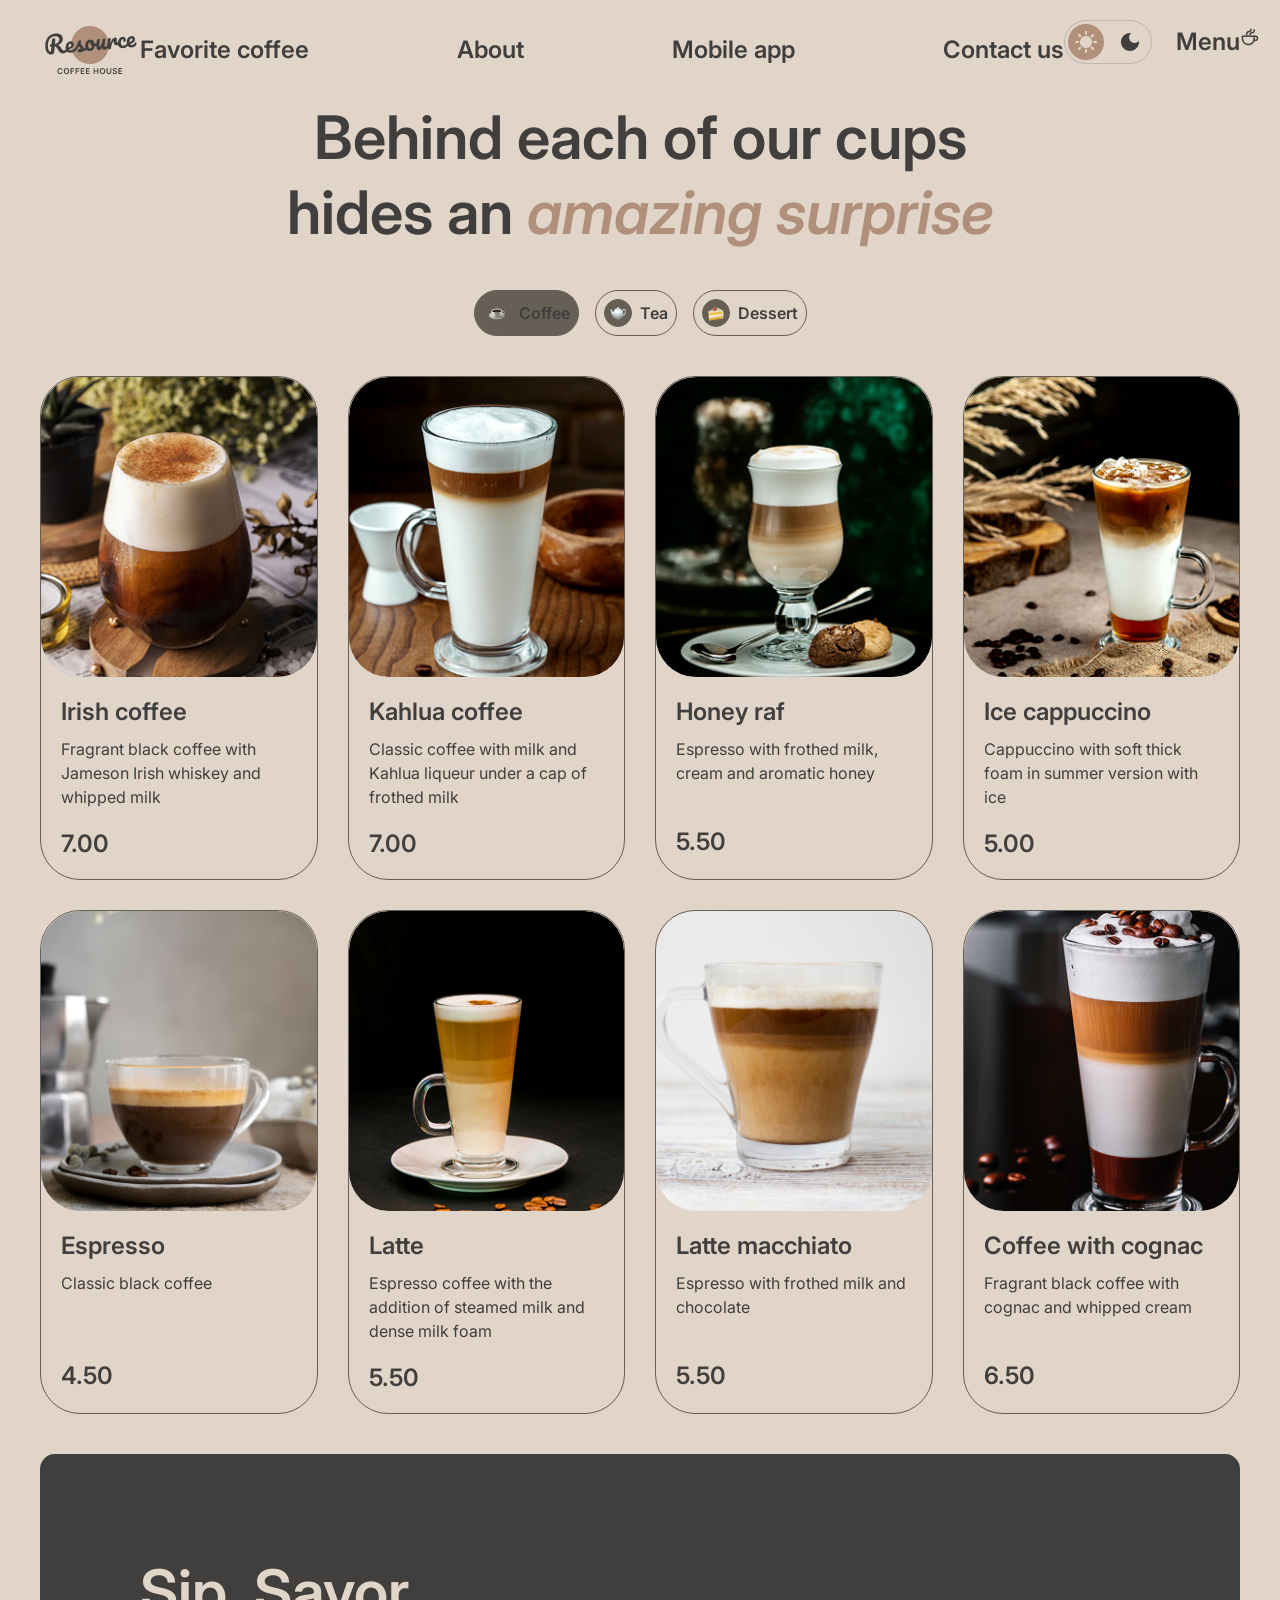
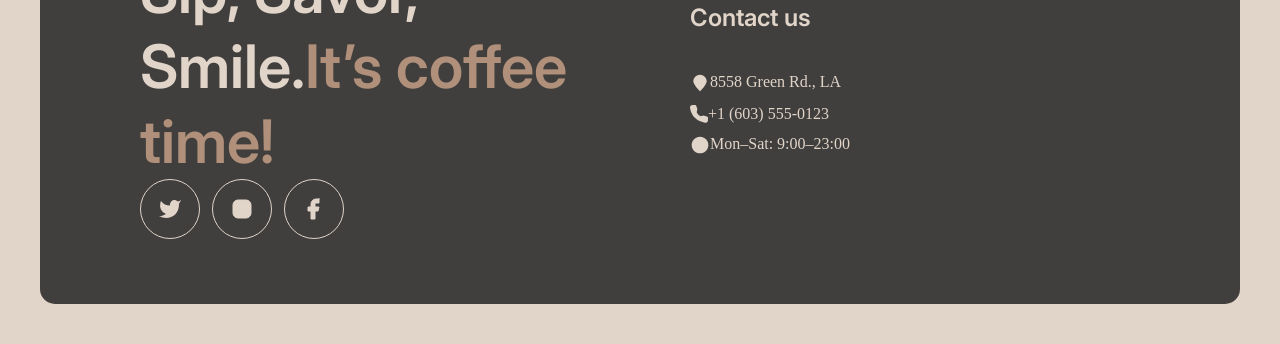
<file: page.html>
<!DOCTYPE html>
<html lang="en">
<head>
    <meta charset="UTF-8">
    <meta name="viewport" content="width=device-width, initial-scale=1.0">
    <title>Menu page</title>
    <link rel="icon" href="assets/favicon.png">
    <link rel="stylesheet" href="style.css">
    <link rel="preconnect" href="https://fonts.googleapis.com">
    <link rel="preconnect" href="https://fonts.gstatic.com" crossorigin>
    <link href="https://fonts.googleapis.com/css2?family=Inter:ital,opsz,wght@0,14..32,100..900;1,14..32,100..900&display=swap" rel="stylesheet">
</head>
<body>
        <header>
        <div class="header__container">
            <div class="header__logo-container">
                <a href="index.html">
                    <img src="assets/logo.png" alt="coffe shop logo">
                </a>
            </div>
            <nav>
                <ul>
                    <li><a href="index.html#favorite">Favorite coffee</a></li>
                    <li><a href="index.html#about">About</a></li>
                    <li><a href="index.html#mobile__app">Mobile app</a></li>
                    <li><a href="#contacts">Contact us</a></li>
                </ul>
            </nav>
            <div class="header__actions-container">
                <div class="actions__theme-container">
                    <div class="theme-light">
                        <img src="assets/Sun.png" alt="sun">
                    </div>
                     <div class="theme-dark">
                        <svg
            class="theme-icon"
            width="18"
            height="18"
            viewBox="0 0 18 18"
            fill="none"
            xmlns="http://www.w3.org/2000/svg"
            >
            <path
                d="M9 0C4.03 0 0 4.03 0 9C0 13.97 4.03 18 9 18C13.97 18 18 13.97 18 9C18 8.54 17.96 8.08 17.9 7.64C16.92 9.01 15.32 9.9 13.5 9.9C10.52 9.9 8.1 7.48 8.1 4.5C8.1 2.69 8.99 1.08 10.36 0.1C9.92 0.04 9.46 0 9 0Z"
                fill="currentColor"
            />
                        </svg>
                    </div>
                </div>
                <div class="actions__menu-container">
                    <a href="page.html">
                        <span>Menu</span>
                        <img src="./assets/coffee-cup.png" alt="coffee">
                    </a>
                </div>
                <div class="header__burger-button">
                    <div class="burger__line"></div>
                    <div class="burger__line"></div>
                </div>
            </div>
        </div>
    </header>
    <main>
        <div class="modal">
        </div>

        <div class="menu__container">
                <h1 class="menu__title">
                    Behind each of our cups
                    hides an
                    <span>amazing surprise</span>
                </h1>
                <div class="menu__categories">

                    <button class="category category--active coffee" type="button">
                        <span class="category__icon">
                            <img src="./assets/coffe.png" alt="coffe img">
                        </span>
                        <span>Coffee</span>
                    </button>

                    <button class="category tea" type="button">
                        <span class="category__icon">
                           <img src="assets/tea.png" alt="tea img">
                        </span>
                        <span>Tea</span>
                    </button>

                    <button class="category dessert" type="button">
                        <span class="category__icon">
                            <img src="assets/dessert.png" alt="dessert img">
                        </span>
                        <span>Dessert</span>
                    </button>
                </div>
            </div>
        <div class="coffee-grid">
                </div>
    </main>
        <footer id="contacts">
        <div class="footer__container">
            <div class="footer__social-container">
                <h2><span>Sip, Savor, Smile.</span>It’s coffee time!</h2>

                <div class="social">
                    <button>
                        <svg width="24" height="24" viewBox="0 0 24 24" fill="currentColor" xmlns="http://www.w3.org/2000/svg">
                        <path d="M23 3.01006C23 3.01006 20.9821 4.20217 19.86 4.54006C19.2577 3.84757 18.4573 3.35675 17.567 3.13398C16.6767 2.91122 15.7395 2.96725 14.8821 3.29451C14.0247 3.62177 13.2884 4.20446 12.773 4.96377C12.2575 5.72309 11.9877 6.62239 12 7.54006V8.54006C10.2426 8.58562 8.50127 8.19587 6.93101 7.4055C5.36074 6.61513 4.01032 5.44869 3 4.01006C3 4.01006 -1 13.0101 8 17.0101C5.94053 18.408 3.48716 19.109 1 19.0101C10 24.0101 21 19.0101 21 7.51006C20.9991 7.23151 20.9723 6.95365 20.92 6.68006C21.9406 5.67355 23 3.01006 23 3.01006Z" stroke="#currentColor" stroke-linecap="round" stroke-linejoin="round"/>
                        </svg>
                    </button>
                    <button>
                        <svg width="24" height="24" viewBox="0 0 24 24" fill="currentColor" xmlns="http://www.w3.org/2000/svg">
                            <path d="M12 16C14.2091 16 16 14.2091 16 12C16 9.79086 14.2091 8 12 8C9.79086 8 8 9.79086 8 12C8 14.2091 9.79086 16 12 16Z" stroke="#E1D4C9" stroke-linecap="round" stroke-linejoin="round"/>
                            <path d="M3 16V8C3 5.23858 5.23858 3 8 3H16C18.7614 3 21 5.23858 21 8V16C21 18.7614 18.7614 21 16 21H8C5.23858 21 3 18.7614 3 16Z" stroke="#E1D4C9"/>
                            <path d="M17.5 6.51L17.51 6.49889" stroke="#E1D4C9" stroke-linecap="round" stroke-linejoin="round"/>
                            </svg>
                    </button>
                    <button>
                        <svg width="24" height="24" viewBox="0 0 24 24" fill="currentColor" xmlns="http://www.w3.org/2000/svg">
                            <path d="M17 2H14C12.6739 2 11.4021 2.52678 10.4645 3.46447C9.52678 4.40215 9 5.67392 9 7V10H6V14H9V22H13V14H16L17 10H13V7C13 6.73478 13.1054 6.48043 13.2929 6.29289C13.4804 6.10536 13.7348 6 14 6H17V2Z" stroke="#E1D4C9" stroke-linecap="round" stroke-linejoin="round"/>
                        </svg>
                    </button>
                </div>
            </div>
            <div class="footer__contacts-container">
                <h3>Contact us</h3>

                <div class="contacts">
                    <div class="address">
                        <svg width="20" height="20" viewBox="0 0 20 20" fill="currentColor" xmlns="http://www.w3.org/2000/svg">
                                <path d="M16.6663 8.33329C16.6663 12.0152 9.99967 18.3333 9.99967 18.3333C9.99967 18.3333 3.33301 12.0152 3.33301 8.33329C3.33301 4.65139 6.31778 1.66663 9.99967 1.66663C13.6816 1.66663 16.6663 4.65139 16.6663 8.33329Z" stroke="#currentColor" stroke-width="1.5"/>
                                <path d="M10.0003 9.16667C10.4606 9.16667 10.8337 8.79357 10.8337 8.33333C10.8337 7.8731 10.4606 7.5 10.0003 7.5C9.54009 7.5 9.16699 7.8731 9.16699 8.33333C9.16699 8.79357 9.54009 9.16667 10.0003 9.16667Z" fill="#currentColor" stroke="#currentColor" stroke-width="1.5" stroke-linecap="round" stroke-linejoin="round"/>
                                </svg>
                        8558 Green Rd.,  LA</div>
                    <div class="telephone">
                        <svg width="18" height="18" viewBox="0 0 18 18" fill="currentColor" xmlns="http://www.w3.org/2000/svg">
                        <path d="M13.9734 11.335L10.5415 12C8.22345 10.8365 6.79154 9.5 5.95821 7.41667L6.59983 3.97491L5.38697 0.75L2.60446 0.75C1.47691 0.75 0.589659 1.68295 0.776079 2.79498C1.17388 5.16791 2.24731 9.12244 5.12487 12C8.14838 15.0235 12.4411 16.4151 15.0128 17.0121C16.174 17.2817 17.2082 16.3742 17.2082 15.1821L17.2082 12.5677L13.9734 11.335Z" stroke="#E1D4C9" stroke-width="1.5" stroke-linecap="round" stroke-linejoin="round"/>
                        </svg>
                        +1 (603) 555-0123</div>
                    <div class="hours">
                        <svg width="20" height="20" viewBox="0 0 20 20" fill="currentColor" xmlns="http://www.w3.org/2000/svg">
                            <g clip-path="url(#clip0_217_1736)">
                            <path d="M10 5L10 10L15 10" stroke="#currentColor" stroke-width="1.5" stroke-linecap="round" stroke-linejoin="round"/>
                            <path d="M10.0003 18.3333C14.6027 18.3333 18.3337 14.6023 18.3337 9.99996C18.3337 5.39759 14.6027 1.66663 10.0003 1.66663C5.39795 1.66663 1.66699 5.39759 1.66699 9.99996C1.66699 14.6023 5.39795 18.3333 10.0003 18.3333Z" stroke="#currentColor" stroke-width="1.5" stroke-linecap="round" stroke-linejoin="round"/>
                            </g>
                            <defs>
                            <clipPath id="clip0_217_1736">
                            <rect width="20" height="20" fill="currentColor"/>
                            </clipPath>
                            </defs>
                            </svg>
                        Mon–Sat: 9:00–23:00</div>
                </div>
            </div>
        </div>
    </footer>
    <script src="js/script.js"></script>
    <script src="js/products.js"></script>
    <script src="js/burger.js"></script>
</body>
</html>
</file>
<file: style.css>
.coffee-card__content h2, .coffee-card__price, nav, .actions__menu-container {
  color: var(--text-primary);
  font-family: "Inter", sans-serif;
  font-size: 24px;
  font-weight: 600;
  line-height: 125%;
}

.main__video-container h1 {
  color: var(--text-primary);
  font-family: "Inter", sans-serif;
  font-size: 72px;
  font-weight: 600;
  line-height: 105%;
}

.menu__container h1, .app__about h2, .grid-container h2, .main__coffe-container h2, .footer__social-container h2 {
  color: var(--text-primary);
  font-family: "Inter", sans-serif;
  font-size: 60px;
  font-weight: 600;
  line-height: 125%;
}

.modal__content-container .modal__description-container .description__title h3, .description__total, .coffe__carousel-container .coffe-container h3, .coffe__carousel-container .coffe-container span, .footer__contacts-container h3 {
  color: var(--text-primary);
  font-family: "Inter", sans-serif;
  font-size: 24px;
  font-weight: 600;
  line-height: 125%;
}

.modal__content-container .modal__description-container .description__title p, .description__final, .coffee-card__content p, .app__about p, .coffe__carousel-container .coffe-container p, .main__video-container p {
  font-family: "Inter", sans-serif;
  font-size: 16px;
  font-weight: 400;
  line-height: 150%;
}

.description__close button, .menu__container .category, .app__button-container button span, .app__button-container button, .main__video-container a {
  font-family: "Inter", sans-serif;
  color: var(--text-primary);
  font-size: 16px;
  font-weight: 600;
  line-height: 150%;
}

:root {
  --background-page: #E1D4C9;
  --background-container: #665F55;
  --inverse: #E1D4C9;
  --accent: #B0907A;
  --border-accent: #C1B6AD;
  --border-primary: #665F55;
  --text-primary: #403F3D;
  --dark-background-page: #292826;
  --dark-background-container: #403F3D;
  --dark-inverse: #E1D4C9;
  --dark-accent: #B0907A;
  --dark-border-accent: #665F55;
  --dark-border-primary: #C1B6AD;
  --dark-text-primary: #E1D4C9;
}

[data-theme=dark] {
  --background-page: var(--dark-background-page);
  --background-container: var(--dark-background-container);
  --inverse: var(--inverse);
  --accent: var(--dark-accent);
  --border-accent: var(--dark-border-accent);
  --border-primary: var(--dark-border-primary);
  --text-primary: var(--dark-text-primary);
}

.app__button-container button, .main__video-container a {
  display: flex;
  justify-content: center;
  align-items: center;
  background-color: var(--background-page);
  height: 64px;
  width: 200px;
  border-radius: 25px;
  padding: 0 20px;
}

main {
  margin: 0 40px;
}

.main__video-container {
  position: relative;
  max-height: 644px;
}
.main__video-container video {
  position: relative;
  width: 100%;
  height: 100%;
  border-radius: 25px;
  z-index: 1;
  object-fit: cover;
  max-height: 644px;
}
.main__video-container .video__text-container {
  position: absolute;
  z-index: 2;
  left: 100px;
  top: 100px;
  width: 530px;
  height: 444px;
  display: flex;
  gap: 40px;
  flex-direction: column;
}
.main__video-container h1 {
  color: var(--text-primary);
}
.main__video-container h1 span {
  color: var(--accent);
}
.main__video-container p {
  color: var(--text-primary);
}
.main__video-container a {
  display: flex;
  gap: 8px;
  align-items: center;
  position: relative;
}
.main__video-container a img {
  position: absolute;
  right: 55px;
  opacity: 0;
  transform: scaleX(0);
  transform-origin: left;
  transition: transform 0.3s ease, opacity 0.3s ease;
}
.main__video-container a:hover img {
  opacity: 1;
  transform: scaleX(1);
}

@media (max-width: 768px) {
  main {
    margin: 0 15px;
  }
  .main__video-container {
    max-height: none;
  }
  .main__video-container video {
    height: 600px;
    max-height: 600px;
    object-fit: cover;
    border-radius: 15px;
  }
  .main__video-container .video__text-container {
    left: 60px;
    top: 60px;
    width: calc(100% - 120px);
    height: auto;
    gap: 30px;
  }
  .main__video-container h1 {
    font-size: 42px;
    line-height: 110%;
  }
  .main__video-container p {
    font-size: 14px;
    line-height: 150%;
  }
  .main__video-container a {
    width: 200px;
  }
}
@media (max-width: 380px) {
  main {
    margin: 0 8px;
  }
  .main__video-container video {
    height: 240px;
    max-height: 240px;
    border-radius: 15px;
  }
  .main__video-container .video__text-container {
    left: 20px;
    top: 20px;
    width: calc(100% - 40px);
    gap: 16px;
  }
  .main__video-container h1 {
    font-size: 24px;
    line-height: 125%;
  }
  .main__video-container p {
    font-size: 10px;
    line-height: 150%;
  }
  .main__video-container a {
    width: 140px;
    height: 44px;
    padding: 10px 16px;
  }
  .main__video-container a img {
    right: 35px;
    width: 16px;
    height: 16px;
  }
}
.footer__container {
  max-height: 450px;
  background-color: var(--dark-background-container);
  margin: 0 40px;
  margin-bottom: 40px;
  border-radius: 15px;
  display: flex;
  justify-content: center;
  padding: 100px;
  gap: 100px;
}

.footer__social-container {
  width: 100%;
  max-width: 530px;
}
.footer__social-container h2 {
  color: var(--accent);
}
.footer__social-container h2 span {
  color: var(--inverse);
}
.footer__social-container .social {
  display: flex;
  gap: 12px;
}
.footer__social-container button {
  width: 60px;
  height: 60px;
  border: 1px solid var(--inverse);
  border-radius: 30px;
  color: var(--inverse);
  display: flex;
  justify-content: center;
  align-items: center;
}
.footer__social-container button:hover {
  color: var(--text-primary);
  background-color: var(--background-page);
}

.footer__contacts-container {
  width: 100%;
  display: flex;
  gap: 40px;
  flex-direction: column;
  justify-content: flex-start;
  color: var(--inverse);
  justify-content: center;
}
.footer__contacts-container h3 {
  color: var(--inverse);
}
.footer__contacts-container .contacts {
  display: flex;
  flex-direction: column;
  gap: 12px;
}
.footer__contacts-container .contacts div {
  display: flex;
}

@media (max-width: 768px) {
  .footer__container {
    margin: 0 15px 15px;
    padding: 40px 20px;
    max-height: none;
    flex-direction: column;
    gap: 50px;
    border-radius: 15px;
  }
  .footer__social-container {
    max-width: none;
  }
  .footer__social-container h2 {
    font-size: 32px;
    line-height: 125%;
  }
  .footer__social-container button {
    width: 40px;
    height: 40px;
  }
  .footer__contacts-container {
    gap: 20px;
  }
  .footer__contacts-container h3 {
    font-size: 16px;
  }
  .footer__contacts-container .contacts {
    gap: 10px;
  }
  .footer__contacts-container .contacts div {
    font-size: 12px;
  }
}
@media (max-width: 380px) {
  .footer__container {
    margin: 0 8px 20px;
    padding: 35px 30px;
    gap: 45px;
    border-radius: 15px;
  }
  .footer__social-container h2 {
    font-size: 24px;
    line-height: 125%;
  }
  .footer__social-container .social {
    gap: 8px;
    margin-top: 20px;
  }
  .footer__social-container button {
    width: 36px;
    height: 36px;
  }
  .footer__contacts-container {
    gap: 20px;
  }
  .footer__contacts-container h3 {
    font-size: 14px;
  }
  .footer__contacts-container .contacts {
    gap: 10px;
  }
  .footer__contacts-container .contacts div {
    font-size: 10px;
  }
}
body {
  background-color: var(--background-page);
}

body.active {
  overflow: hidden;
}

.main__coffe-container {
  width: 100%;
  min-height: 800px;
  margin-top: 100px;
  display: flex;
  flex-direction: column;
}
.main__coffe-container h2 {
  text-align: center;
  margin-bottom: 40px;
}
.main__coffe-container h2 span {
  color: var(--accent);
  font-style: italic;
}
.main__coffe-container .carousel__slider-container {
  display: flex;
  justify-content: center;
  gap: 5px;
}
.main__coffe-container .slider-dot {
  width: 40px;
  height: 4px;
  padding: 0;
  border: none;
  border-radius: 10px;
  background-color: #665F55;
}
.main__coffe-container .slider-dot.active {
  background-color: var(--text-primary);
}

.coffe__carousel-container {
  display: flex;
  justify-content: space-between;
  align-items: center;
  flex-grow: 1;
}
.coffe__carousel-container .arrow {
  display: flex;
  flex-grow: 0;
  align-items: center;
  justify-content: center;
  border: 2px solid;
  border-radius: 35px;
  border-color: var(--text-primary);
  color: var(--text-primary);
  height: 60px;
  width: 60px;
}
.coffe__carousel-container .arrow:hover {
  background-color: #665F55;
  color: var(--inverse);
  border-color: var(--inverse);
}
.coffe__carousel-container .carousel__container {
  overflow: hidden;
}
.coffe__carousel-container .carousel {
  flex-grow: 1;
  display: flex;
  justify-content: center;
  align-items: center;
  max-width: 480px;
  transition: 0.3s ease;
}
.coffe__carousel-container .coffe-container {
  display: flex;
  justify-content: center;
  align-items: center;
  flex-direction: column;
  min-width: 480px;
}
.coffe__carousel-container .coffe-container .coffe__description {
  display: flex;
  flex-direction: column;
  align-items: center;
  justify-content: center;
  text-align: center;
  gap: 16px;
}
.coffe__carousel-container .coffe-container p {
  color: var(--text-primary);
}
@media (max-width: 768px) {
  .main__coffe-container {
    min-height: auto;
    margin-top: 60px;
  }
  .main__coffe-container h2 {
    font-size: 32px;
    line-height: 125%;
    margin-bottom: 30px;
  }
  .coffe__carousel-container {
    width: 100%;
    gap: 15px;
  }
  .coffe__carousel-container .arrow {
    flex-shrink: 0;
    width: 40px;
    height: 40px;
  }
  .coffe__carousel-container .carousel {
    flex: 1;
    min-width: 0;
  }
  .coffe__carousel-container .coffe-container {
    width: 100%;
    max-width: 300px;
  }
  .coffe__carousel-container .coffe-container img {
    width: 100%;
    max-width: 250px;
    height: auto;
  }
  .coffe__carousel-container .coffe-container .coffe__description {
    gap: 10px;
  }
  .coffe__carousel-container .coffe-container h3 {
    font-size: 16px;
    line-height: 125%;
  }
  .coffe__carousel-container .coffe-container p {
    font-size: 12px;
    line-height: 150%;
  }
  .coffe__carousel-container .coffe-container span {
    font-size: 16px;
  }
  .coffe__carousel-container .coffe-container .slider-dot {
    width: 40px;
    height: 4px;
  }
}
@media (max-width: 380px) {
  .main__coffe-container {
    margin-top: 40px;
  }
  .main__coffe-container h2 {
    font-size: 24px;
    line-height: 125%;
    margin-bottom: 20px;
  }
  .coffe__carousel-container {
    gap: 8px;
  }
  .coffe__carousel-container .arrow {
    width: 32px;
    height: 32px;
    border-width: 1px;
  }
  .coffe__carousel-container .arrow svg {
    width: 10px;
    height: 10px;
  }
  .coffe__carousel-container .carousel {
    min-width: 0;
  }
  .coffe__carousel-container .coffe-container {
    max-width: 220px;
  }
  .coffe__carousel-container .coffe-container img {
    width: 180px;
    height: auto;
  }
  .coffe__carousel-container .coffe-container .coffe__description {
    gap: 8px;
  }
  .coffe__carousel-container .coffe-container h3 {
    font-size: 12px;
    line-height: 125%;
  }
  .coffe__carousel-container .coffe-container p {
    font-size: 8px;
    line-height: 140%;
  }
  .coffe__carousel-container .coffe-container span {
    font-size: 14px;
  }
  .coffe__carousel-container .coffe-container .slider-dot {
    width: 20px;
    height: 2px;
  }
}
.main__grid {
  width: 100%;
  margin-bottom: 100px;
}

.grid-container {
  display: flex;
  flex-direction: column;
  gap: 40px;
  text-align: justify;
}
.grid-container h2 span {
  font-style: italic;
  color: var(--accent);
}

.grid {
  display: grid;
  grid-template-columns: 1fr 1fr;
  gap: 40px;
}
.grid__column {
  display: flex;
  flex-direction: column;
  gap: 40px;
}
.grid img {
  width: 100%;
  height: 100%;
  object-fit: cover;
  border-radius: 25px;
  transition: transform 0.3s ease;
}
.grid img:hover {
  transform: scale(0.9);
}
.grid__column:first-child img:first-child, .grid__column:last-child img:last-child {
  height: 500px;
}
.grid__column:first-child img:last-child, .grid__column:last-child img:first-child {
  height: 300px;
}

@media (max-width: 768px) {
  .main__grid {
    margin-bottom: 60px;
  }
  .grid-container {
    gap: 30px;
  }
  .grid-container h2 {
    font-size: 32px;
    line-height: 125%;
  }
  .grid {
    grid-template-columns: 1fr;
    gap: 15px;
  }
  .grid__column {
    display: contents;
  }
  .grid img {
    width: 100%;
    height: auto;
    border-radius: 15px;
  }
  .grid__column:first-child img:last-child, .grid__column:last-child img:first-child {
    display: none;
  }
  .grid__column:first-child img:first-child, .grid__column:last-child img:last-child {
    display: block;
    height: auto;
    aspect-ratio: 1/1;
    object-fit: cover;
  }
}
@media (max-width: 380px) {
  .main__grid {
    margin-bottom: 60px;
  }
  .grid-container {
    gap: 20px;
    text-align: left;
  }
  .grid-container h2 {
    font-size: 24px;
    line-height: 125%;
  }
  .grid {
    gap: 15px;
  }
  .grid img {
    border-radius: 12px;
  }
  .grid__column:first-child img:first-child, .grid__column:last-child img:last-child {
    height: auto;
    aspect-ratio: 1/1;
  }
}
.main__app {
  width: 100%;
  height: 100vh;
  margin-bottom: 100px;
}

.app__container {
  height: 100%;
  width: 100%;
  display: flex;
  gap: 100px;
  justify-content: center;
  align-items: center;
}

.app__image-container {
  display: flex;
  justify-content: center;
  align-items: center;
}

.app__about {
  height: 100%;
  display: flex;
  gap: 40px;
  flex-direction: column;
  justify-content: center;
}
.app__about h2 span {
  font-style: italic;
  color: var(--accent);
}
.app__about p {
  color: var(--text-primary);
}

.app__button-container {
  display: flex;
  gap: 20px;
}
.app__button-container button {
  border: 1px solid;
  border-radius: 30px;
  border-color: var(--text-primary);
}
.app__button-container button:hover {
  background-color: var(--text-primary);
  color: var(--inverse);
}
.app__button-container button:hover span {
  color: var(--inverse);
}
.app__button-container button:hover svg {
  color: var(--inverse);
}

@media (max-width: 768px) {
  .main__app {
    height: auto;
    margin-bottom: 60px;
  }
  .app__container {
    height: auto;
    flex-direction: column;
    gap: 40px;
  }
  .app__about {
    width: 100%;
    height: auto;
    gap: 20px;
  }
  .app__about h2 {
    font-size: 32px;
    line-height: 125%;
  }
  .app__about p {
    font-size: 12px;
    line-height: 150%;
  }
  .app__button-container {
    gap: 10px;
  }
  .app__button-container button {
    width: auto;
    height: 50px;
    padding: 8px 16px;
  }
  .app__image-container {
    width: 100%;
  }
  .app__image-container img {
    width: 100%;
    max-width: 400px;
    height: auto;
  }
}
@media (max-width: 380px) {
  .main__app {
    margin-bottom: 50px;
  }
  .app__container {
    gap: 30px;
  }
  .app__about {
    gap: 16px;
  }
  .app__about h2 {
    font-size: 24px;
    line-height: 125%;
  }
  .app__about p {
    font-size: 10px;
    line-height: 150%;
  }
  .app__button-container {
    flex-wrap: wrap;
    gap: 8px;
  }
  .app__button-container button {
    height: 44px;
    padding: 6px 12px;
    border-radius: 22px;
  }
  .app__button-container button svg {
    width: 24px;
    height: 24px;
  }
  .app__button-container button span {
    font-size: 8px;
  }
  .app__image-container img {
    width: 80%;
    max-width: 280px;
  }
}
header {
  width: 100%;
  max-height: 60px;
  margin: 20px 0;
}

.header__container {
  display: flex;
  width: 100%;
  justify-content: space-between;
  padding: 0 40px;
  max-height: 60px;
}

.header__logo-container {
  display: flex;
  align-items: center;
  width: 100px;
  min-width: 100px;
  height: 60px;
  flex-shrink: 0;
}
.header__logo-container img {
  display: block;
  width: 100px;
  min-width: 100px;
  height: 60px;
  max-width: none;
  object-fit: contain;
}

nav {
  display: flex;
  align-items: center;
  width: 100%;
  justify-content: space-between;
}
nav ul {
  display: flex;
  width: 100%;
  justify-content: space-between;
  align-items: center;
}
nav ul li {
  text-align: center;
}
nav ul a {
  position: relative;
  text-decoration: none;
}
nav ul a::after {
  content: "";
  position: absolute;
  left: 0;
  bottom: -4px;
  width: 100%;
  height: 2px;
  background-color: currentColor;
  transform: scaleX(0);
  transform-origin: left;
  transition: transform 0.3s ease;
}
nav ul a:hover::after {
  transform: scaleX(1);
}
nav .burger__menu-button {
  display: none;
}

.header__burger-button {
  display: none;
}

.header__actions-container {
  display: flex;
  height: 44px;
  gap: 24px;
}
.header__actions-container .actions__theme-container {
  display: flex;
  align-items: center;
  border: 1px solid;
  border-color: #C1B6AD;
  border-radius: 25px;
  gap: 8px;
  padding: 3px;
}
.header__actions-container .actions__theme-container div {
  display: flex;
  align-items: center;
  justify-content: center;
  border-radius: 25px;
  width: 36px;
  height: 36px;
}
.header__actions-container .actions__theme-container .theme-light {
  background-color: var(--accent);
}
.header__actions-container .actions__theme-container .theme-dark {
  color: var(--text-primary);
}
.header__actions-container a {
  display: flex;
}

.actions__menu-container {
  display: flex;
  align-items: center;
  justify-content: center;
  gap: 8px;
}
.actions__menu-container img {
  width: 20px;
  height: 20px;
}

@media (max-width: 768px) {
  .header__container {
    padding: 0px;
  }
  .header__container.active {
    position: absolute;
    left: 0;
    top: 20px;
    width: 100%;
    min-height: 100vh;
    z-index: 99;
    background-color: var(--background-page);
  }
  .header__container.active nav {
    display: flex;
    opacity: 1;
    visibility: visible;
    transform: translateY(0);
    flex: 1;
  }
  .header__container.active nav ul {
    display: flex;
    flex-direction: column;
    width: 100%;
    height: 100%;
    justify-content: center;
    gap: 60px;
  }
  .header__container.active nav ul .burger__menu-button {
    display: flex;
    align-items: center;
    justify-content: center;
    gap: 8px;
  }
  .header__container.active nav ul .burger__menu-button img {
    width: 20px;
    height: 20px;
  }
  .header__container.active .header__logo-container {
    align-items: start;
  }
  nav {
    display: flex;
    opacity: 0;
    visibility: hidden;
    transform: translateY(-20px);
    transition: opacity 0.3s ease, transform 0.3s ease, visibility 0.3s ease;
  }
  nav ul {
    gap: 0;
  }
  .header__logo-container img {
    width: 100px;
    height: 60px;
  }
  .header__actions-container {
    gap: 15px;
  }
  .actions__menu-container {
    display: none;
  }
  .header__burger-button {
    display: block;
    position: relative;
    border: 1px solid #665F55;
    width: 44px;
    height: 44px;
    border-radius: 30px;
  }
  .header__burger-button .burger__line:nth-child(1) {
    position: absolute;
    width: 30px;
    height: 2px;
    left: 7px;
    top: 16px;
    background-color: #665F55;
    transition: transform 0.3s ease, top 0.3s ease;
  }
  .header__burger-button .burger__line:nth-child(2) {
    position: absolute;
    width: 30px;
    height: 2px;
    left: 7px;
    top: 24px;
    background-color: #665F55;
    transition: transform 0.3s ease, top 0.3s ease;
  }
  .header__burger-button:hover {
    background-color: #C1B6AD;
    cursor: pointer;
  }
  .header__burger-button.active .burger__line:nth-child(1) {
    transform: rotate(45deg);
    top: 20px;
  }
  .header__burger-button.active .burger__line:nth-child(2) {
    transform: rotate(-45deg);
    top: 20px;
  }
}
@media (max-width: 380px) {
  header {
    margin: 10px 0;
    max-height: 50px;
  }
  .header__container {
    padding: 0 8px;
    max-height: 50px;
  }
  /*   .header__logo-container {
         img {
             width: 70px;
             height: auto;
         }
     } */
  .header__actions-container {
    height: 40px;
    gap: 8px;
  }
  .header__actions-container .actions__theme-container {
    height: 40px;
    padding: 2px;
    gap: 4px;
  }
  .header__actions-container .actions__theme-container div {
    width: 32px;
    height: 32px;
  }
  .actions__menu-container {
    width: 40px;
    height: 40px;
  }
  .actions__menu-container img {
    width: 18px;
    height: 18px;
  }
}
*,
*::before,
*::after {
  box-sizing: border-box;
}

html {
  scroll-behavior: smooth;
}

body {
  margin: 0;
  min-width: 320px;
}

h1,
h2,
h3,
h4,
h5,
h6,
p {
  margin: 0;
}

ul,
ol {
  margin: 0;
  padding: 0;
  list-style: none;
}

a {
  color: inherit;
  text-decoration: none;
}

button,
input,
textarea,
select {
  font: inherit;
}

button {
  padding: 0;
  border: 0;
  background: none;
  cursor: pointer;
}

img,
svg {
  display: block;
  max-width: 100%;
}

img {
  height: auto;
}

textarea {
  resize: vertical;
}

table {
  border-collapse: collapse;
  border-spacing: 0;
}

.menu__container {
  display: flex;
  justify-content: center;
  align-items: center;
  gap: 40px;
  flex-direction: column;
}
.menu__container h1 {
  text-align: center;
  max-width: 800px;
}
.menu__container h1 span {
  color: var(--accent);
  font-style: italic;
}
.menu__container .menu__categories {
  display: flex;
  gap: 16px;
}
.menu__container .category {
  display: flex;
  gap: 8px;
  align-items: center;
  justify-content: center;
  padding: 8px;
  border: 1px solid;
  border-color: #665F55;
  border-radius: 25px;
}
.menu__container .category .category__icon {
  border: 1px solid;
  border-color: #665F55;
  background-color: #665F55;
  border-radius: 25px;
  padding: 5px;
}
.menu__container .category--active {
  border-color: #665F55;
  background-color: #665F55;
}
.menu__container .category:hover {
  border-color: #665F55;
  background-color: #665F55;
}

@media (max-width: 768px) {
  .menu__container {
    gap: 32px;
  }
  .menu__container h1 {
    max-width: 600px;
    font-size: 48px;
    line-height: 1.3;
  }
  .menu__container .menu__categories {
    gap: 12px;
  }
}
@media (max-width: 380px) {
  .menu__container {
    gap: 24px;
  }
  .menu__container h1 {
    max-width: 320px;
    font-size: 24px;
    line-height: 1.25;
  }
  .menu__container .menu__categories {
    gap: 8px;
  }
  .menu__container .category {
    gap: 6px;
    padding: 6px 8px;
    font-size: 12px;
  }
  .menu__container .category .category__icon {
    padding: 4px;
  }
}
.modal {
  display: none;
}

.modal.active {
  display: block;
  position: fixed;
  inset: 0;
  z-index: 99;
  background-color: rgba(0, 0, 0, 0.5);
}

.modal__content-container {
  width: 800px;
  min-height: 500px;
  position: absolute;
  top: 50%;
  left: 50%;
  transform: translate(-50%, -50%);
  background-color: var(--background-page);
  border-radius: 30px;
  padding: 16px;
}
.modal__content-container .modal__content {
  display: flex;
  justify-content: space-between;
  gap: 20px;
}
.modal__content-container .modal__img-container {
  border-radius: 25px;
  overflow: hidden;
  width: 100%;
}
.modal__content-container .modal__img-container img {
  width: 340px;
  height: 340px;
}
.modal__content-container .modal__description-container {
  display: flex;
  flex-direction: column;
  gap: 20px;
}
.modal__content-container .modal__description-container .description__title {
  display: flex;
  flex-direction: column;
  gap: 12px;
}
.modal__content-container .modal__description-container .description__title h3 {
  color: var(--text-primary);
}
.modal__content-container .modal__description-container .description__title p {
  color: var(--text-primary);
}
.modal__content-container .modal__description-container .description__size-container {
  display: flex;
  align-items: center;
  gap: 8px;
  flex-wrap: wrap;
}
.modal__content-container .modal__description-container .description__size-container > span {
  width: 100%;
  margin-bottom: 4px;
}
.modal__content-container .modal__description-container .size__button {
  display: flex;
  align-items: center;
  gap: 8px;
  height: 46px;
  padding: 4px 16px 4px 4px;
  border: 1px solid var(--border-accent);
  border-radius: 24px;
  cursor: pointer;
}
.modal__content-container .modal__description-container .size__button > div {
  width: 38px;
  height: 38px;
  display: flex;
  align-items: center;
  justify-content: center;
  border-radius: 50%;
  background-color: var(--background-page);
  font-weight: 600;
}
.modal__content-container .modal__description-container .size__button > span {
  font-weight: 600;
}
.modal__content-container .modal__description-container .size__button:hover {
  background-color: var(--border-accent);
}

.size__button--active {
  background-color: var(--border-primary);
  border-color: var(--border-primary);
  color: white;
}
.size__button--active > div {
  background-color: var(--background-page);
  color: var(--border-primary);
}

.description__total {
  display: flex;
  justify-content: space-between;
  color: var(--text-primary);
}

.description__final {
  display: flex;
  gap: 8px;
  font-size: 12px;
  color: var(--text-primary);
}

.description__close {
  width: 100%;
}

.description__close button {
  width: 100%;
  height: 50px;
  border: 1px solid var(--border-primary);
  border-radius: 25px;
  background: transparent;
  color: var(--text-primary);
  cursor: pointer;
  transition: background-color 0.2s ease;
}

.description__close button:hover {
  background-color: #C1B6AD;
}

.coffee-grid {
  display: grid;
  grid-template-columns: repeat(4, 1fr);
  gap: 30px;
  margin-top: 40px;
  width: 100%;
  margin-bottom: 40px;
}

.coffee-card {
  overflow: hidden;
  border: 1px solid var(--border-primary);
  border-radius: 40px;
  color: var(--text-primary);
}
.coffee-card__image {
  width: 100%;
  height: 300px;
  overflow: hidden;
}
.coffee-card__image img {
  display: block;
  width: 100%;
  height: 100%;
  transition: transform 0.3s ease;
  object-fit: cover;
  border-radius: 40px;
}
.coffee-card:hover {
  cursor: pointer;
}
.coffee-card:hover .coffee-card__image img {
  transform: scale(0.9);
}
.coffee-card__content {
  display: flex;
  flex-direction: column;
  min-height: 200px;
  padding: 20px;
}
.coffee-card__content h2 {
  margin-bottom: 10px;
}
.coffee-card__content p {
  margin-bottom: auto;
}
.coffee-card__price {
  display: block;
  margin-top: 20px;
}

@media (max-width: 768px) {
  .coffee-grid {
    grid-template-columns: repeat(2, 1fr);
    gap: 30px;
    margin-top: 32px;
  }
  .coffee-card__image {
    height: 250px;
  }
  .coffee-card__content {
    min-height: 190px;
    padding: 20px;
  }
}
@media (max-width: 380px) {
  .coffee-grid {
    grid-template-columns: 1fr;
    gap: 24px;
    margin-top: 24px;
    margin-bottom: 40px;
  }
  .coffee-card {
    border-radius: 25px;
  }
  .coffee-card__image {
    height: 194px;
  }
  .coffee-card__content {
    min-height: 120px;
    padding: 14px 12px 12px;
  }
  .coffee-card__content h2 {
    margin-bottom: 8px;
  }
  .coffee-card__content p {
    margin-bottom: auto;
  }
  .coffee-card__price {
    margin-top: 12px;
  }
}

/*# sourceMappingURL=style.css.map */
</file>
